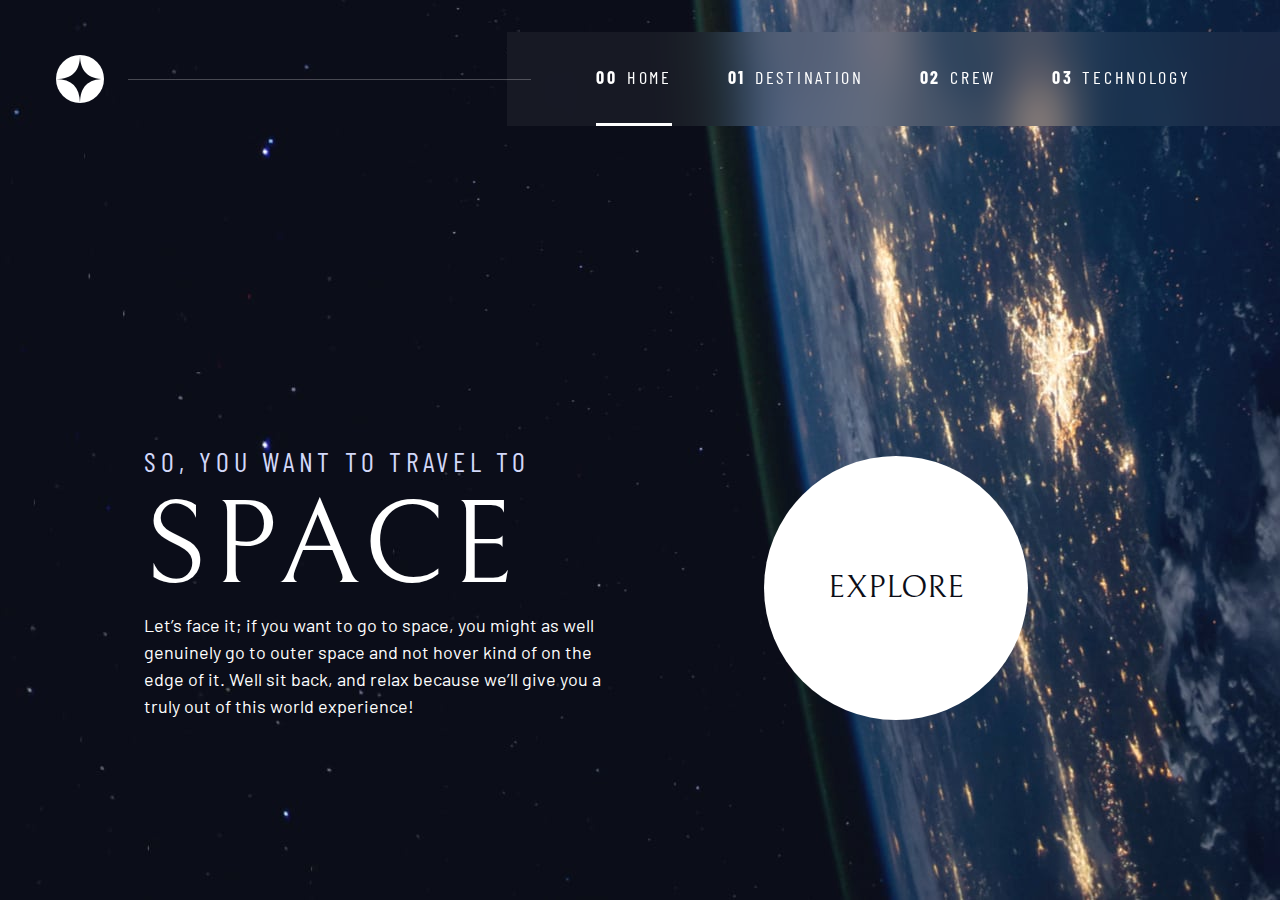
<file: index.html>
<!DOCTYPE html>
<html lang="en">
<head>
  <meta charset="UTF-8">
  <meta name="viewport" content="width=device-width, initial-scale=1.0">

  <link rel="icon" type="image/png" sizes="32x32" href="./assets/favicon-32x32.png">
  <!-- Google fonts -->
  <link rel="preconnect" href="https://fonts.googleapis.com">
  <link rel="preconnect" href="https://fonts.gstatic.com" crossorigin>
  <link href="https://fonts.googleapis.com/css2?family=Barlow+Condensed:wght@400;700&family=Bellefair&family=Barlow:wght@400;700&display=swap" rel="stylesheet">
      
  <!-- Our custom CSS -->
  <link rel="stylesheet" href="index.css">
  <title>Frontend Mentor | Space tourism website</title>

  <script src="index.js" defer></script>
</head>
<body class="home">
  <a class="skip-to-content" href="#main">Skip to Content</a>
  <header class="primary-header flex">
    <div>
      <img src="./assets/shared/logo.svg" alt="space tourism logo" class="logo">
    </div>
    <nav>
      <button class="mobile-nav-toggle" aria-controls="primary-navigation"><span class="sr-only" aria-expanded="false">Menu</span></button>
      <nav>
          <ul id="primary-navigation" data-visible="false" class="primary-navigation underline-indicators flex">
              <li class="active"><a class="ff-sans-cond uppercase text-white letter-spacing-2" href="index.html"><span aria-hidden="true">00</span>Home</a>
              <li><a class="ff-sans-cond uppercase text-white letter-spacing-2" href="destination.html"><span aria-hidden="true">01</span>Destination</a>
              <li><a class="ff-sans-cond uppercase text-white letter-spacing-2" href="crew.html"><span aria-hidden="true">02</span>Crew</a>
              <li><a class="ff-sans-cond uppercase text-white letter-spacing-2" href="technology.html"><span aria-hidden="true">03</span>Technology</a>
          </ul>
      </nav>
  </header>

  <main id="main" class="grid-container grid-container--home">
    <div>
      <h1 class="text-accent fs-500 ff-sans-cond uppercase letter-spacing-1">So, you want to travel to <span class="d-block fs-900 ff-serif text-white">Space</span></h1>
      <p>Let’s face it; if you want to go to space, you might as well genuinely go to outer space and not hover kind of on the edge of it. Well sit back, and relax because we’ll give you a truly out of this world experience! </p>
    </div>
    <div>
      <a href="#" class="large-button uppercase ff-serif text-dark bg-white">Explore</a>
    </div>
  </main>

</body>
</html>
</file>
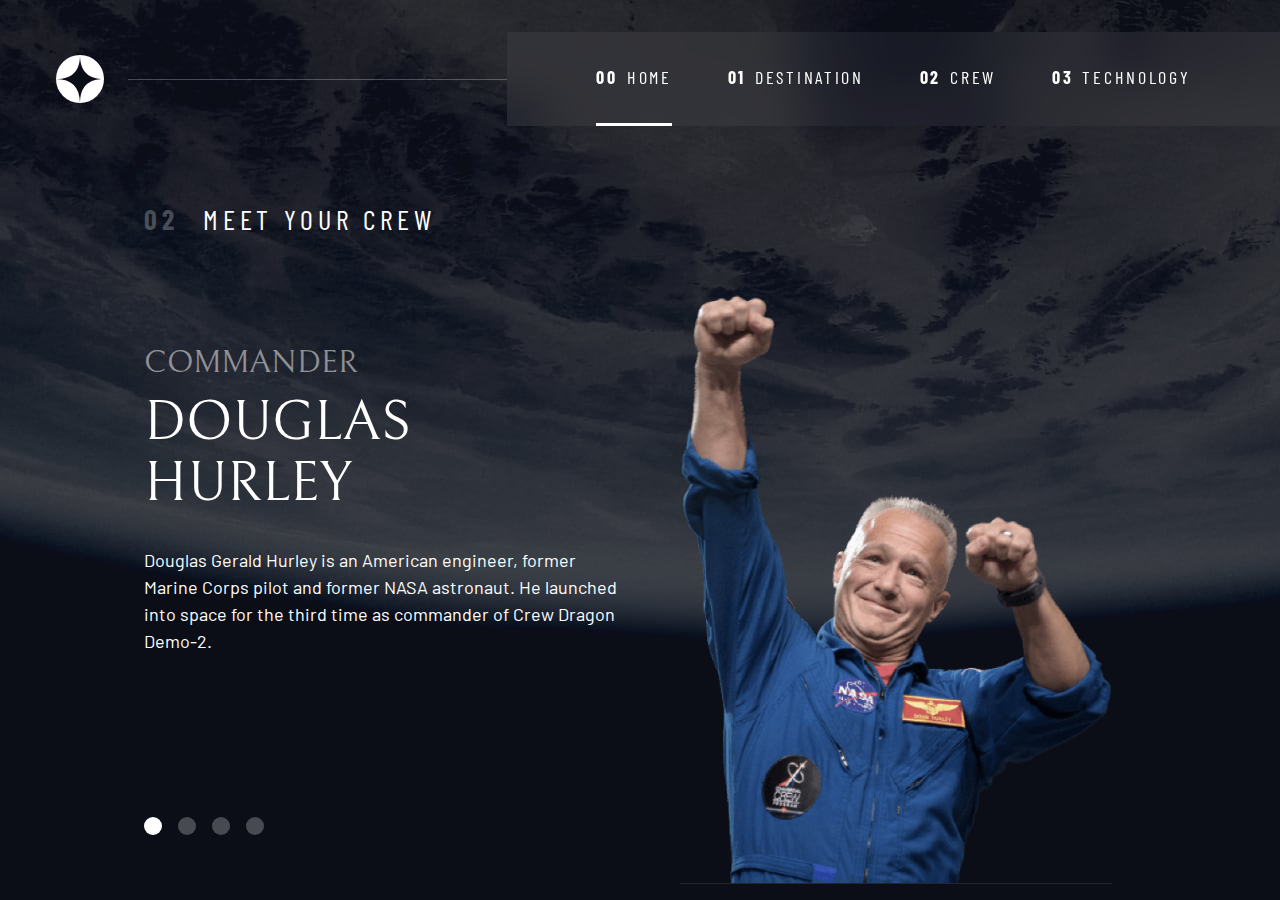
<file: crew-commander.html>
<!DOCTYPE html>
<html lang="en">
<head>
  <meta charset="UTF-8">
  <meta name="viewport" content="width=device-width, initial-scale=1.0">

  <link rel="icon" type="image/png" sizes="32x32" href="./assets/favicon-32x32.png">
  <!-- Google fonts -->
  <link rel="preconnect" href="https://fonts.googleapis.com">
  <link rel="preconnect" href="https://fonts.gstatic.com" crossorigin>
  <link href="https://fonts.googleapis.com/css2?family=Barlow+Condensed:wght@400;700&family=Bellefair&family=Barlow:wght@400;700&display=swap"
      rel="stylesheet">
      
  <!-- Our custom CSS -->
  <link rel="stylesheet" href="index.css">
  <title>Frontend Mentor | Space tourism website</title>
  <script src="index.js" defer></script>
</head>

<body class="crew">
  <a class="skip-to-content" href="#main">Skip to content</a>
  <header class="primary-header flex">
    <div>
      <img src="./assets/shared/logo.svg" alt="space tourism logo" class="logo">
    </div>
    <button class="mobile-nav-toggle" aria-controls="primary-navigation"><span class="sr-only" aria-expanded="false">Menu</span></button>
    <nav>
        <ul id="primary-navigation" data-visible="false" class="primary-navigation underline-indicators flex">
            <li class="active"><a class="ff-sans-cond uppercase text-white letter-spacing-2" href="index.html"><span aria-hidden="true">00</span>Home</a>
            <li><a class="ff-sans-cond uppercase text-white letter-spacing-2" href="destination.html"><span aria-hidden="true">01</span>Destination</a>
            <li><a class="ff-sans-cond uppercase text-white letter-spacing-2" href="crew.html"><span aria-hidden="true">02</span>Crew</a>
            <li><a class="ff-sans-cond uppercase text-white letter-spacing-2" href="technology.html"><span aria-hidden="true">03</span>Technology</a>
        </ul>
    </nav>
  </header>
  
  <main id="main" class="grid-container grid-container--crew flow">
    <h1 class="numbered-title"><span aria-hidden="true">02</span> Meet your crew</h1>
    
    <div class="dot-indicators flex">
      <button aria-selected="true"><span class="sr-only">The commander</span></button>
      <button aria-selected="false"><span class="sr-only">The mission specialist</span></button>
      <button aria-selected="false"><span class="sr-only">The pilot</span></button>
      <button aria-selected="false"><span class="sr-only">The crew engineer</span></button>
    </div>
    
    <article class="crew-details flow">
      <header class="flow flow--space-small">
        <h2 class="fs-600 ff-serif uppercase">Commander</h2>
        <p class="fs-700 uppercase ff-serif">Douglas Hurley</p>
      </header>
      <p>Douglas Gerald Hurley is an American engineer, former Marine Corps pilot 
      and former NASA astronaut. He launched into space for the third time as 
      commander of Crew Dragon Demo-2.</p>
    </article>
    
    <img src="assets/crew/image-douglas-hurley.png" alt="Douglas Hurley">
  </main>
</body>
</html>
</file>
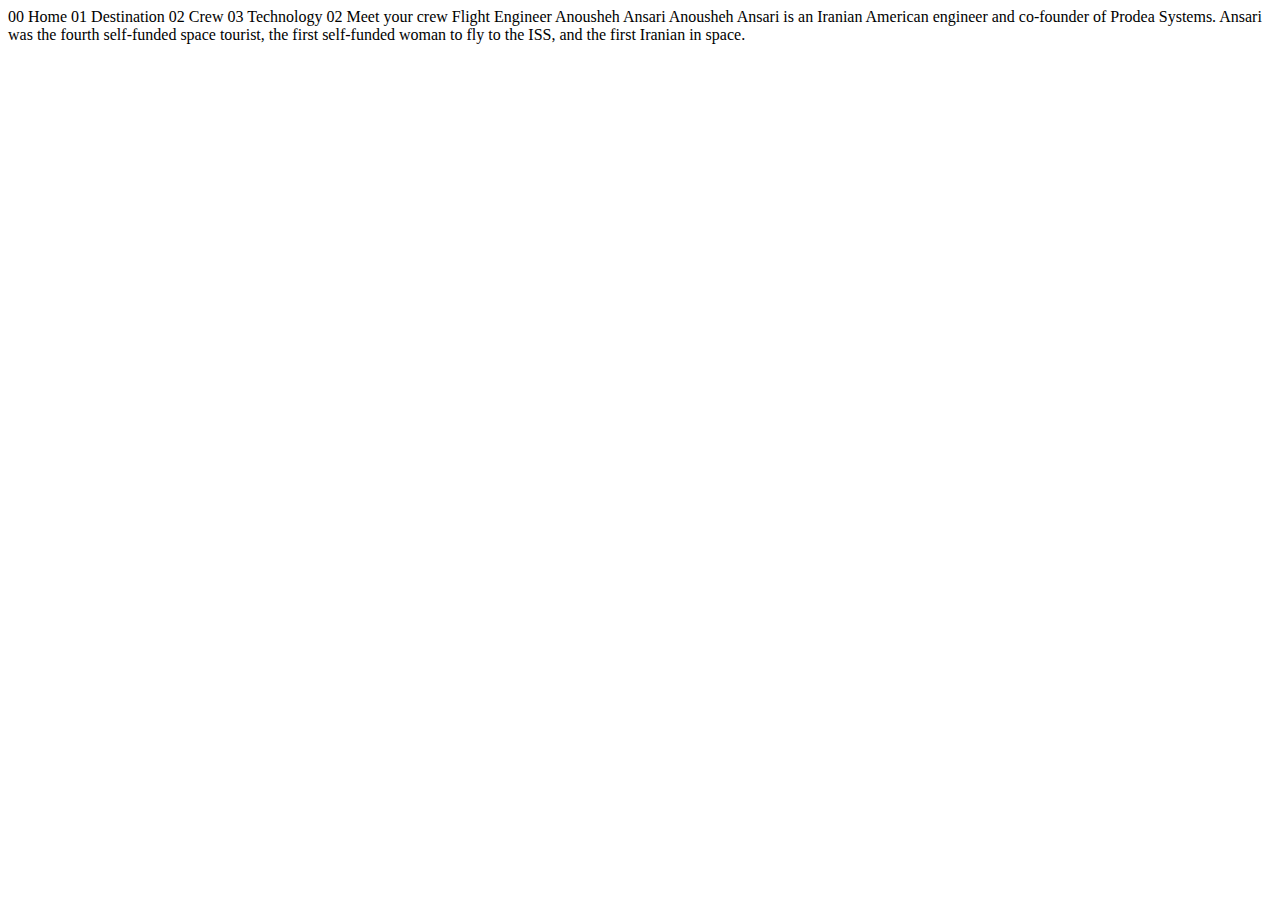
<file: crew-engineer.html>
<!DOCTYPE html>
<html lang="en">
<head>
  <meta charset="UTF-8">
  <meta name="viewport" content="width=device-width, initial-scale=1.0">

  <link rel="icon" type="image/png" sizes="32x32" href="./assets/favicon-32x32.png">
  
  <title>Frontend Mentor | Space tourism website</title>
</head>
<body>

  00 Home
  01 Destination
  02 Crew
  03 Technology

  02 Meet your crew

  Flight Engineer
  Anousheh Ansari

  Anousheh Ansari is an Iranian American engineer and co-founder of Prodea Systems. 
  Ansari was the fourth self-funded space tourist, the first self-funded woman to 
  fly to the ISS, and the first Iranian in space. 
</body>
</html>
</file>
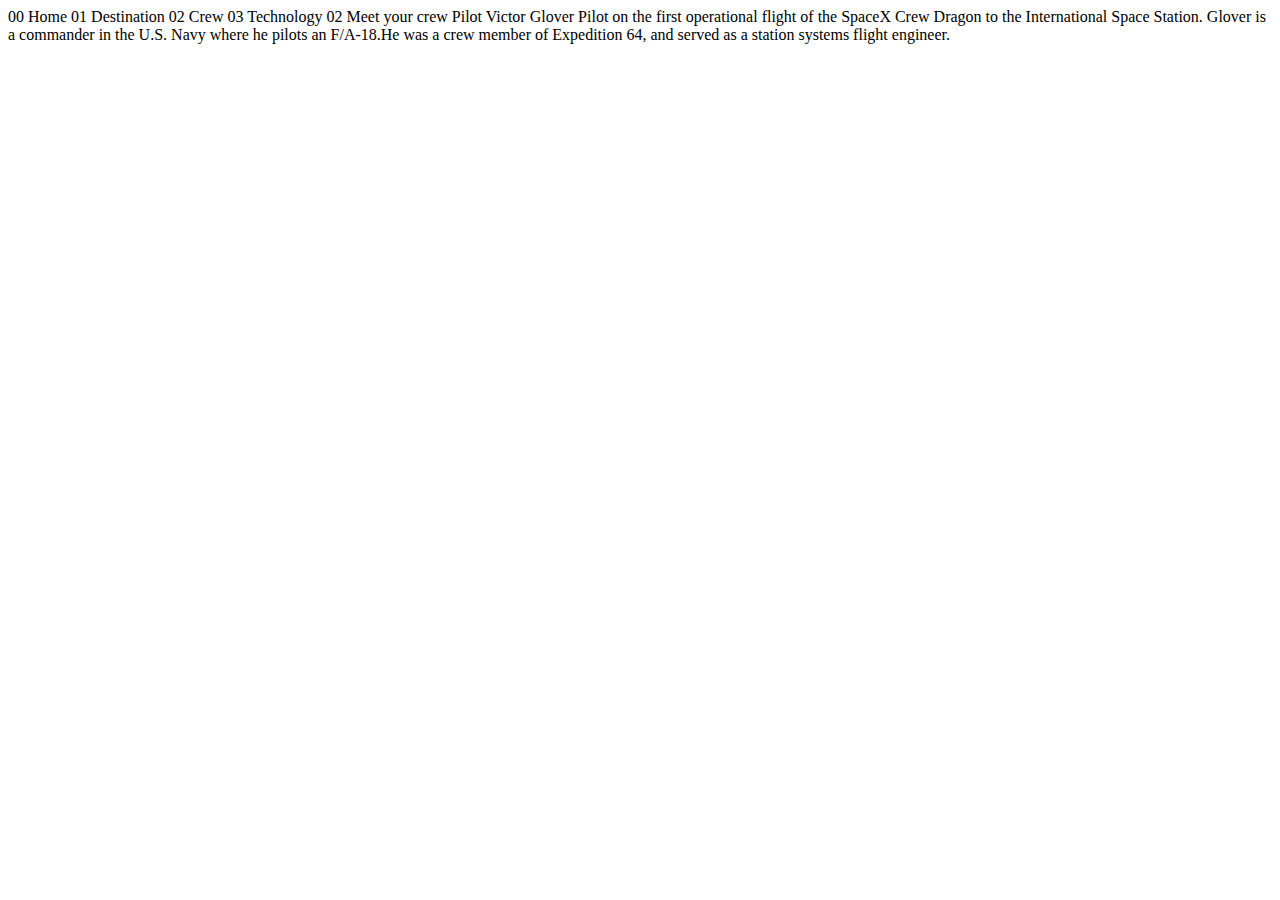
<file: crew-pilot.html>
<!DOCTYPE html>
<html lang="en">
<head>
  <meta charset="UTF-8">
  <meta name="viewport" content="width=device-width, initial-scale=1.0">

  <link rel="icon" type="image/png" sizes="32x32" href="./assets/favicon-32x32.png">
  
  <title>Frontend Mentor | Space tourism website</title>
</head>
<body>

  00 Home
  01 Destination
  02 Crew
  03 Technology

  02 Meet your crew

  Pilot
  Victor Glover

  Pilot on the first operational flight of the SpaceX Crew Dragon to the 
  International Space Station. Glover is a commander in the U.S. Navy where 
  he pilots an F/A-18.He was a crew member of Expedition 64, and served as a 
  station systems flight engineer. 
</body>
</html>
</file>
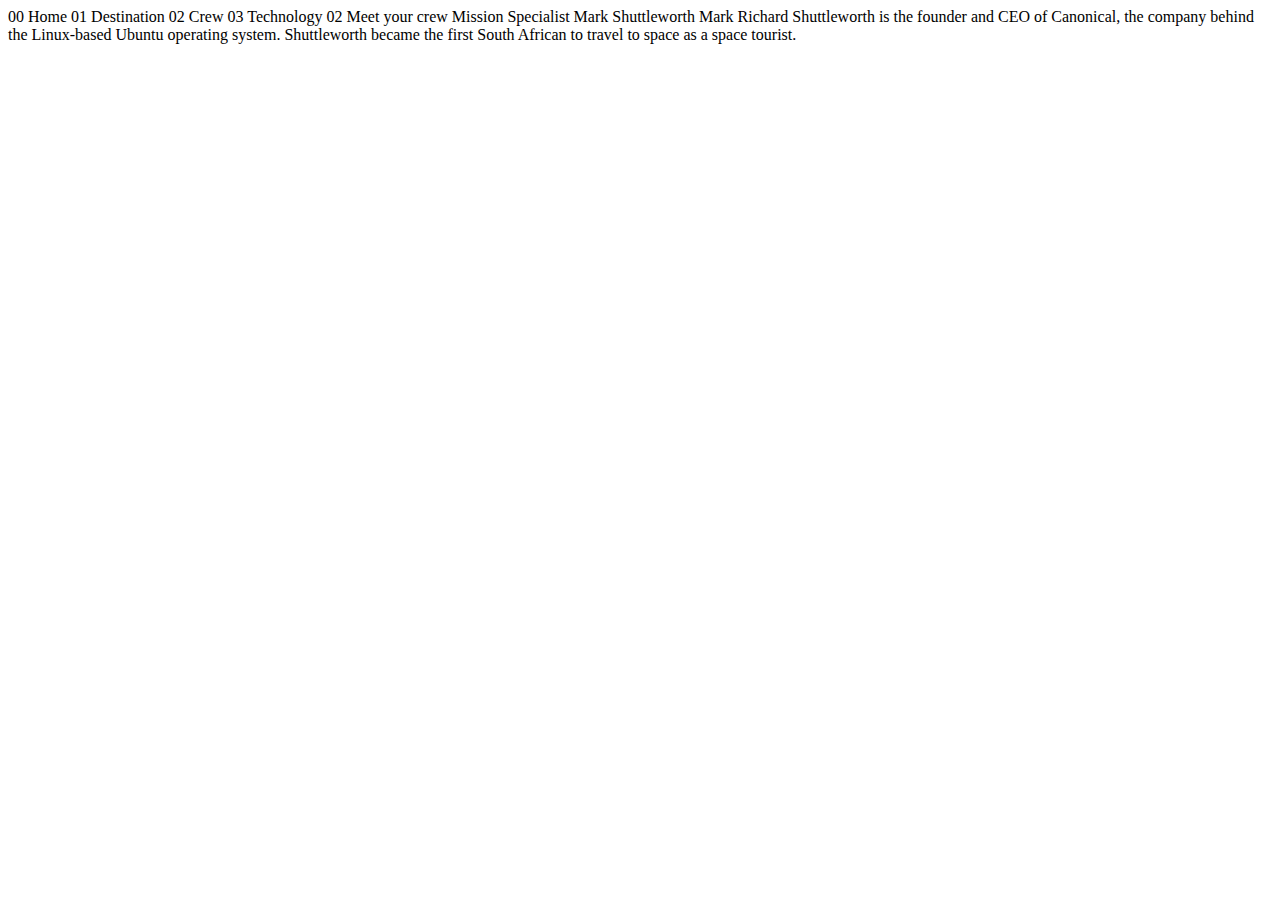
<file: crew-specialist.html>
<!DOCTYPE html>
<html lang="en">
<head>
  <meta charset="UTF-8">
  <meta name="viewport" content="width=device-width, initial-scale=1.0">

  <link rel="icon" type="image/png" sizes="32x32" href="./assets/favicon-32x32.png">
  
  <title>Frontend Mentor | Space tourism website</title>
</head>
<body>

  00 Home
  01 Destination
  02 Crew
  03 Technology

  02 Meet your crew

  Mission Specialist
  Mark Shuttleworth

  Mark Richard Shuttleworth is the founder and CEO of Canonical, the company behind 
  the Linux-based Ubuntu operating system. Shuttleworth became the first South 
  African to travel to space as a space tourist.
</body>
</html>
</file>
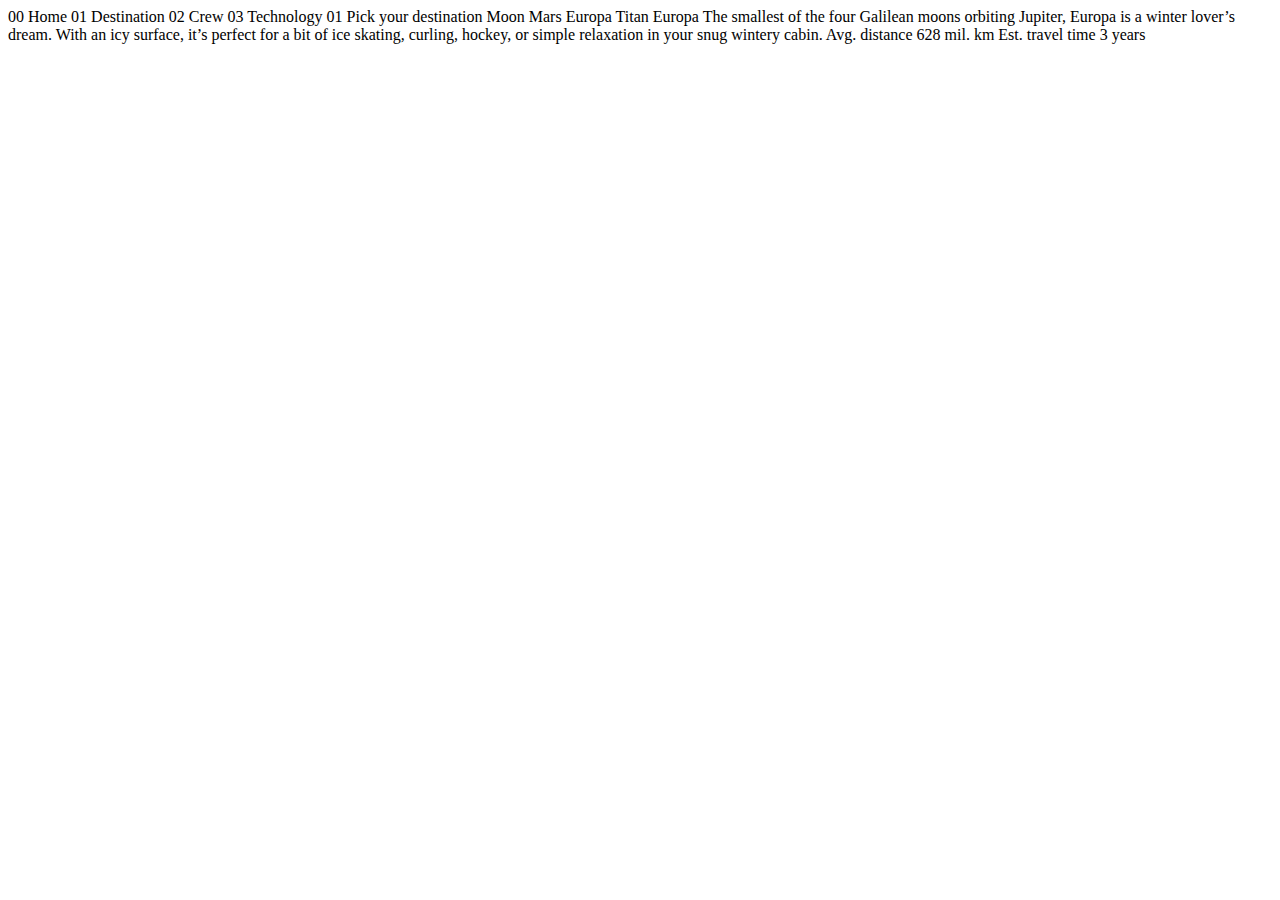
<file: destination-europa.html>
<!DOCTYPE html>
<html lang="en">
<head>
  <meta charset="UTF-8">
  <meta name="viewport" content="width=device-width, initial-scale=1.0">

  <link rel="icon" type="image/png" sizes="32x32" href="./assets/favicon-32x32.png">
  
  <title>Frontend Mentor | Space tourism website</title>
</head>
<body>

  00 Home
  01 Destination
  02 Crew
  03 Technology

  01 Pick your destination

  Moon
  Mars
  Europa
  Titan

  Europa

  The smallest of the four Galilean moons orbiting Jupiter, Europa is a 
  winter lover’s dream. With an icy surface, it’s perfect for a bit of 
  ice skating, curling, hockey, or simple relaxation in your snug 
  wintery cabin.

  Avg. distance
  628 mil. km

  Est. travel time
  3 years
</body>
</html>
</file>
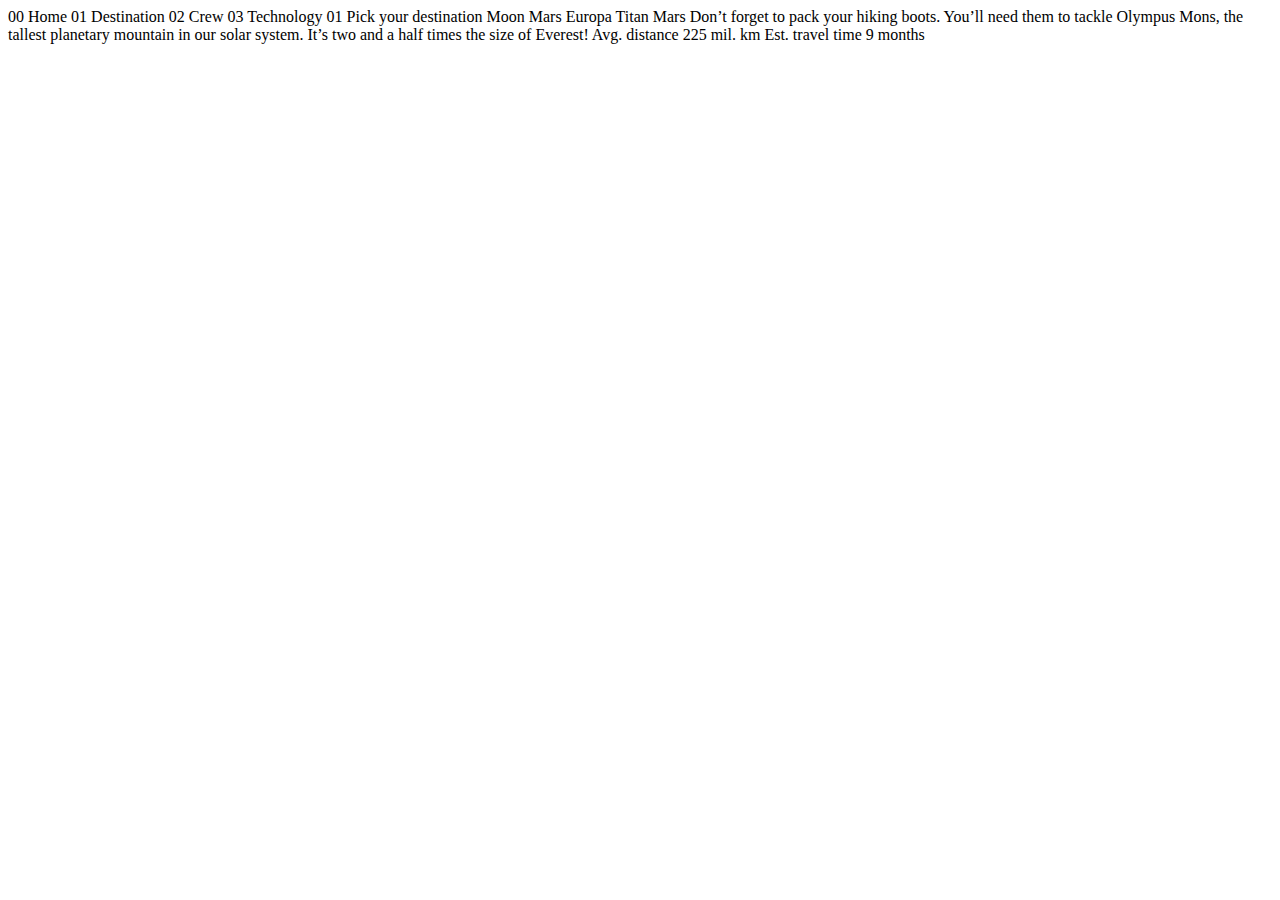
<file: destination-mars.html>
<!DOCTYPE html>
<html lang="en">
<head>
  <meta charset="UTF-8">
  <meta name="viewport" content="width=device-width, initial-scale=1.0">

  <link rel="icon" type="image/png" sizes="32x32" href="./assets/favicon-32x32.png">
  
  <title>Frontend Mentor | Space tourism website</title>
</head>
<body>

  00 Home
  01 Destination
  02 Crew
  03 Technology

  01 Pick your destination

  Moon
  Mars
  Europa
  Titan

  Mars

  Don’t forget to pack your hiking boots. You’ll need them to tackle Olympus Mons, 
  the tallest planetary mountain in our solar system. It’s two and a half times 
  the size of Everest!

  Avg. distance
  225 mil. km

  Est. travel time
  9 months
</body>
</html>
</file>
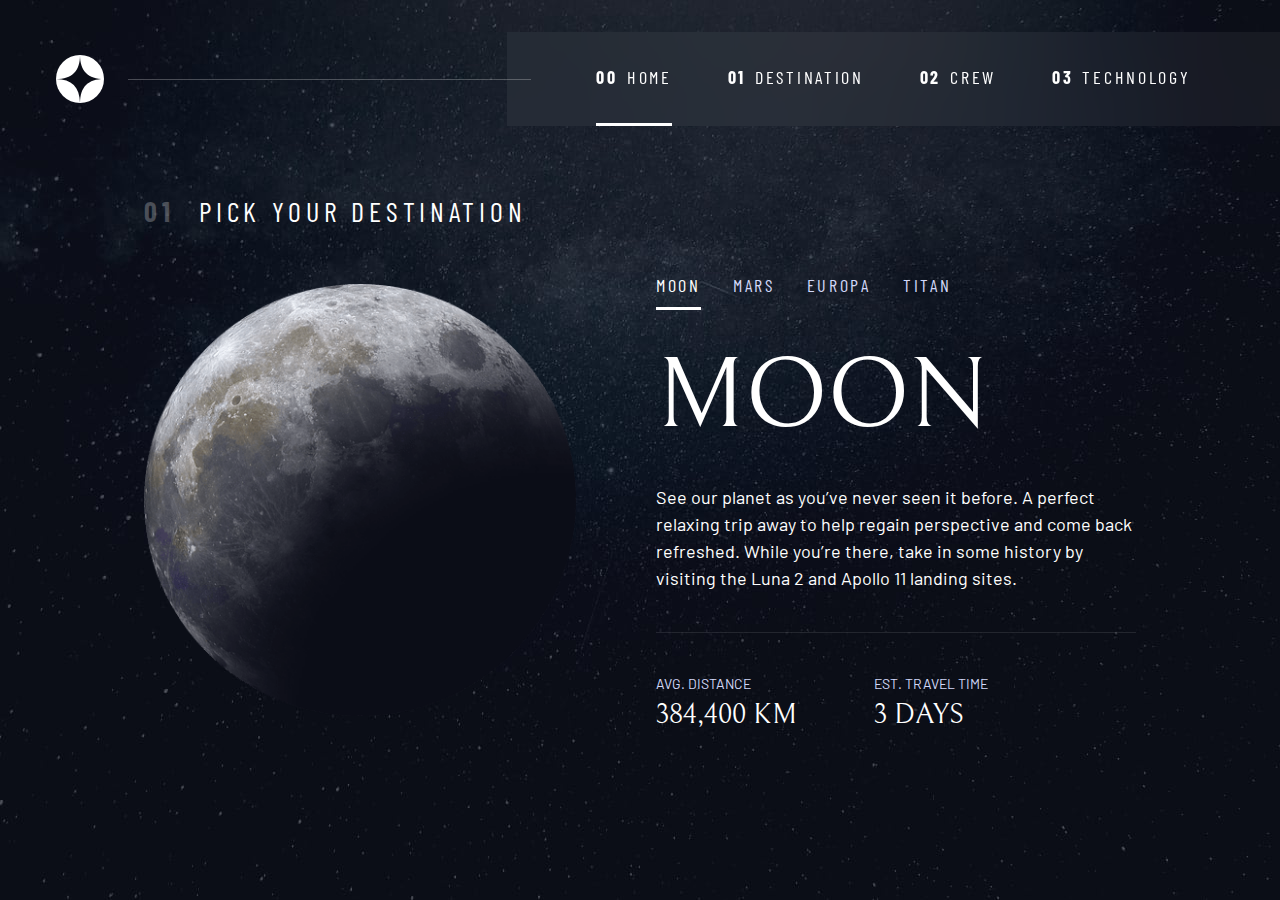
<file: destination-moon.html>
<!DOCTYPE html>
<html lang="en">
<head>
  <meta charset="UTF-8">
  <meta name="viewport" content="width=device-width, initial-scale=1.0">

  <link rel="icon" type="image/png" sizes="32x32" href="./assets/favicon-32x32.png">
  <!-- Google fonts -->
  <link rel="preconnect" href="https://fonts.googleapis.com">
  <link rel="preconnect" href="https://fonts.gstatic.com" crossorigin>
  <link href="https://fonts.googleapis.com/css2?family=Barlow+Condensed:wght@400;700&family=Bellefair&family=Barlow:wght@400;700&display=swap" rel="stylesheet">
      
  <!-- Our custom CSS -->
  <link rel="stylesheet" href="index.css">
  <title>Frontend Mentor | Space tourism website</title>

  <script src="index.js" defer></script>
</head>
<body class="destination">
  <a class="skip-to-content" href="#main">Skip to Content</a>
  <header class="primary-header flex">
    <div>
      <img src="./assets/shared/logo.svg" alt="space tourism logo" class="logo">
    </div>
    <nav>
      <button class="mobile-nav-toggle" aria-controls="primary-navigation"><span class="sr-only" aria-expanded="false">Menu</span></button>
      <nav>
          <ul id="primary-navigation" data-visible="false" class="primary-navigation underline-indicators flex">
              <li class="active"><a class="ff-sans-cond uppercase text-white letter-spacing-2" href="index.html"><span aria-hidden="true">00</span>Home</a>
              <li><a class="ff-sans-cond uppercase text-white letter-spacing-2" href="destination.html"><span aria-hidden="true">01</span>Destination</a>
              <li><a class="ff-sans-cond uppercase text-white letter-spacing-2" href="crew.html"><span aria-hidden="true">02</span>Crew</a>
              <li><a class="ff-sans-cond uppercase text-white letter-spacing-2" href="technology.html"><span aria-hidden="true">03</span>Technology</a>
          </ul>
      </nav>
  </header>

  <main id="main" class="grid-container grid-container--destination flow">
    <h1 class="numbered-title"><span aria-hidden="true">01</span> Pick your destination</h1>

    <img src="assets/destination/image-moon.png" alt="the moon">

    <div class="tab-list underline-indicators flex">
        <button aria-selected="true" class="uppercase ff-sans-cond text-accent letter-spacing-2">Moon</button>
        <button aria-selected="false" class="uppercase ff-sans-cond text-accent letter-spacing-2">Mars</button>
        <button aria-selected="false" class="uppercase ff-sans-cond text-accent letter-spacing-2">Europa</button>
        <button aria-selected="false" class="uppercase ff-sans-cond text-accent letter-spacing-2">Titan</button>
    </div>

    <article class="destination-info flow">
      <h2 class="fs-800 uppercase ff-serif">Moon</h2>

      <p>See our planet as you’ve never seen it before. A perfect relaxing trip away to help 
      regain perspective and come back refreshed. While you’re there, take in some history 
      by visiting the Luna 2 and Apollo 11 landing sites.</p>
      
      <div class="destination-meta flex">
        <div>
          <h3 class="text-accent fs-200 uppercase">Avg. distance</h3>
          <p class="ff-serif uppercase">384,400 km</p>
        </div>
        <div>
          <h3 class="text-accent fs-200 uppercase">Est. travel time</h3>
          <p class="ff-serif uppercase">3 days</p>
        </div>
      </div>
      
    </article>
  </main>

<body>


</body>
</html>
</file>
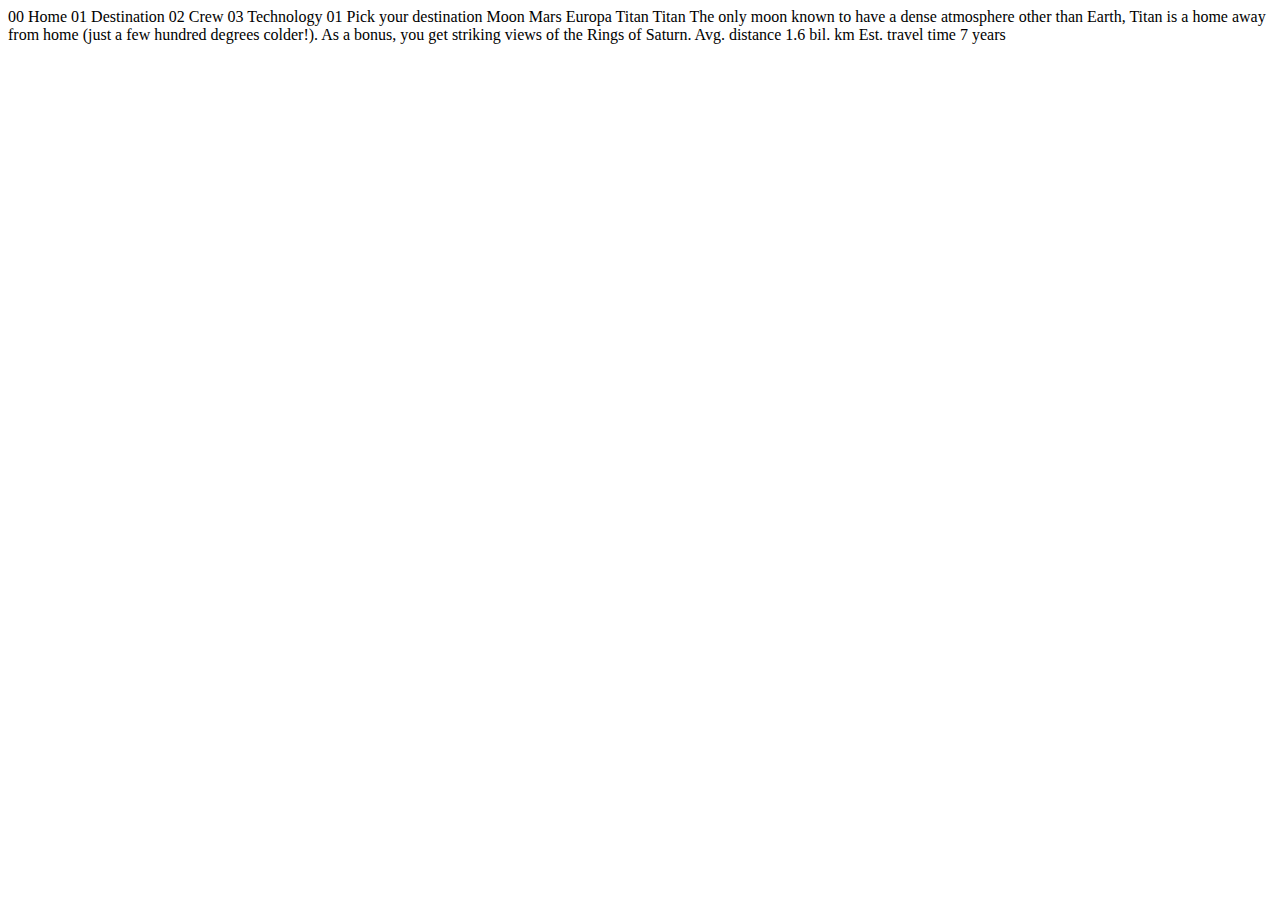
<file: destination-titan.html>
<!DOCTYPE html>
<html lang="en">
<head>
  <meta charset="UTF-8">
  <meta name="viewport" content="width=device-width, initial-scale=1.0">

  <link rel="icon" type="image/png" sizes="32x32" href="./assets/favicon-32x32.png">
  
  <title>Frontend Mentor | Space tourism website</title>
</head>
<body>

  00 Home
  01 Destination
  02 Crew
  03 Technology

  01 Pick your destination

  Moon
  Mars
  Europa
  Titan

  Titan

  The only moon known to have a dense atmosphere other than Earth, Titan 
  is a home away from home (just a few hundred degrees colder!). As a 
  bonus, you get striking views of the Rings of Saturn.

  Avg. distance
  1.6 bil. km

  Est. travel time
  7 years
</body>
</html>
</file>
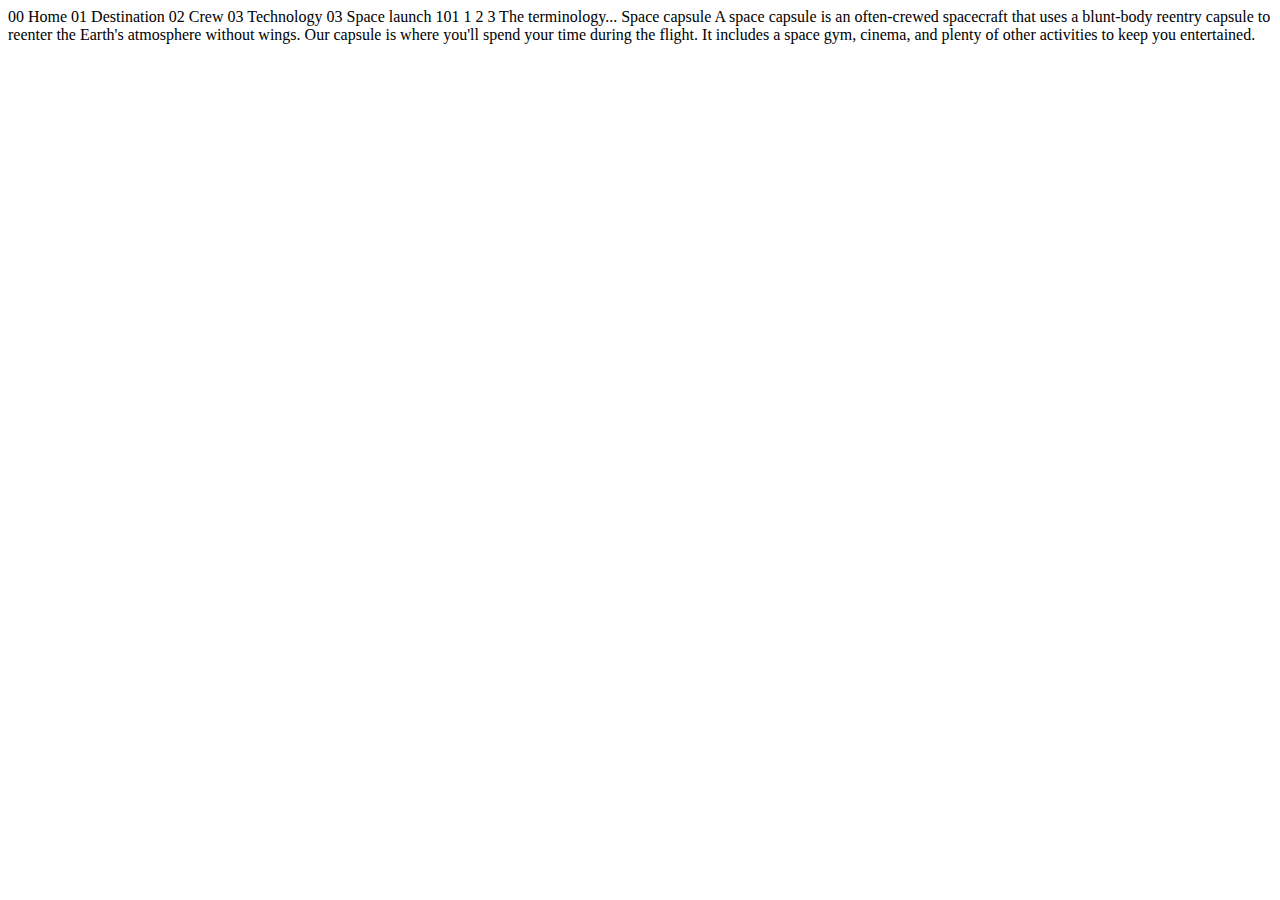
<file: technology-capsule.html>
<!DOCTYPE html>
<html lang="en">
<head>
  <meta charset="UTF-8">
  <meta name="viewport" content="width=device-width, initial-scale=1.0">

  <link rel="icon" type="image/png" sizes="32x32" href="./assets/favicon-32x32.png">
  
  <title>Frontend Mentor | Space tourism website</title>
</head>
<body>

  00 Home
  01 Destination
  02 Crew
  03 Technology

  03 Space launch 101

  1
  2
  3

  The terminology...
  Space capsule

  A space capsule is an often-crewed spacecraft that uses a blunt-body reentry 
  capsule to reenter the Earth's atmosphere without wings. Our capsule is where 
  you'll spend your time during the flight. It includes a space gym, cinema, 
  and plenty of other activities to keep you entertained.
</body>
</html>
</file>
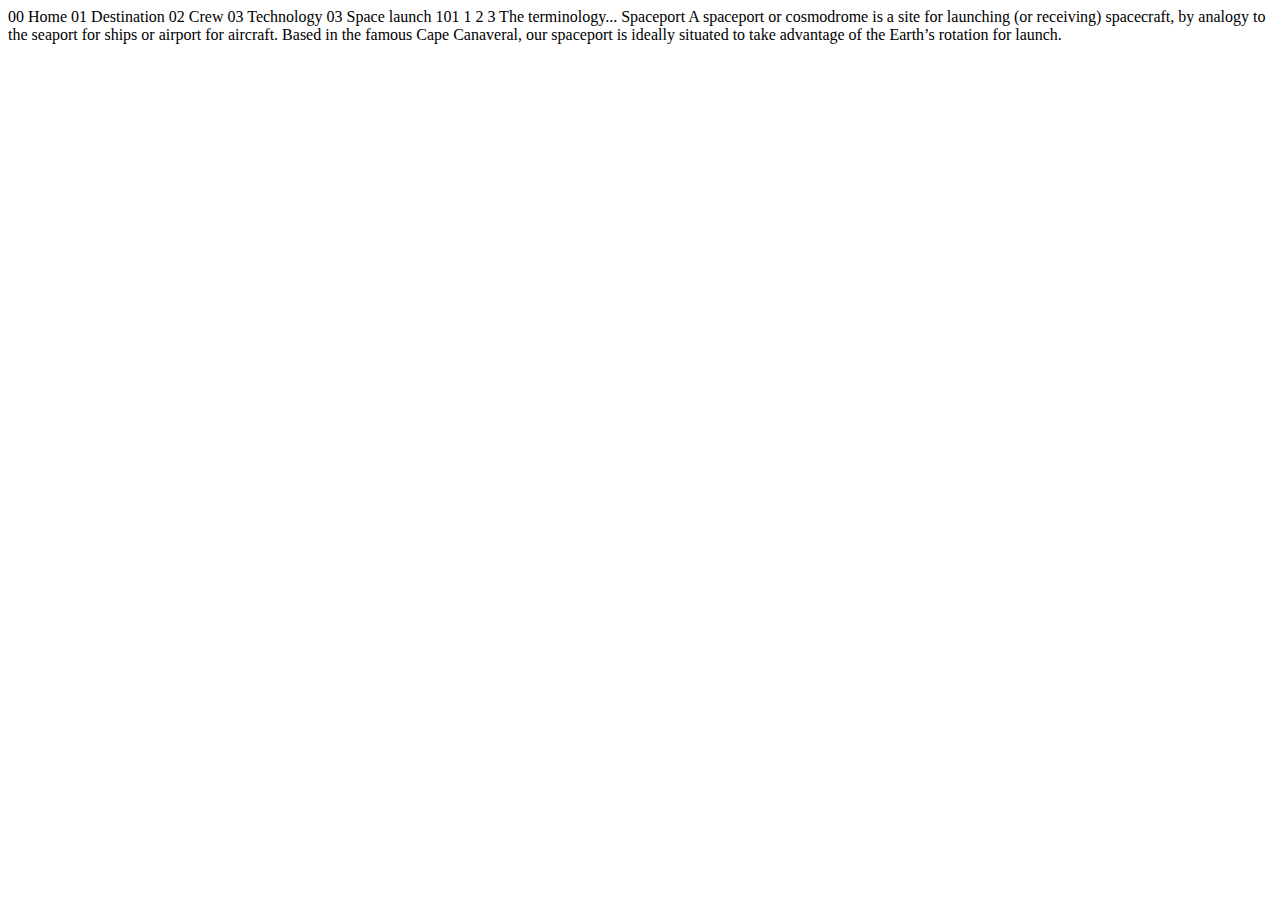
<file: technology-spaceport.html>
<!DOCTYPE html>
<html lang="en">
<head>
  <meta charset="UTF-8">
  <meta name="viewport" content="width=device-width, initial-scale=1.0">

  <link rel="icon" type="image/png" sizes="32x32" href="./assets/favicon-32x32.png">
  
  <title>Frontend Mentor | Space tourism website</title>
</head>
<body>

  00 Home
  01 Destination
  02 Crew
  03 Technology

  03 Space launch 101

  1
  2
  3

  The terminology...
  Spaceport

  A spaceport or cosmodrome is a site for launching (or receiving) spacecraft, 
  by analogy to the seaport for ships or airport for aircraft. Based in the 
  famous Cape Canaveral, our spaceport is ideally situated to take advantage 
  of the Earth’s rotation for launch.
</body>
</html>
</file>
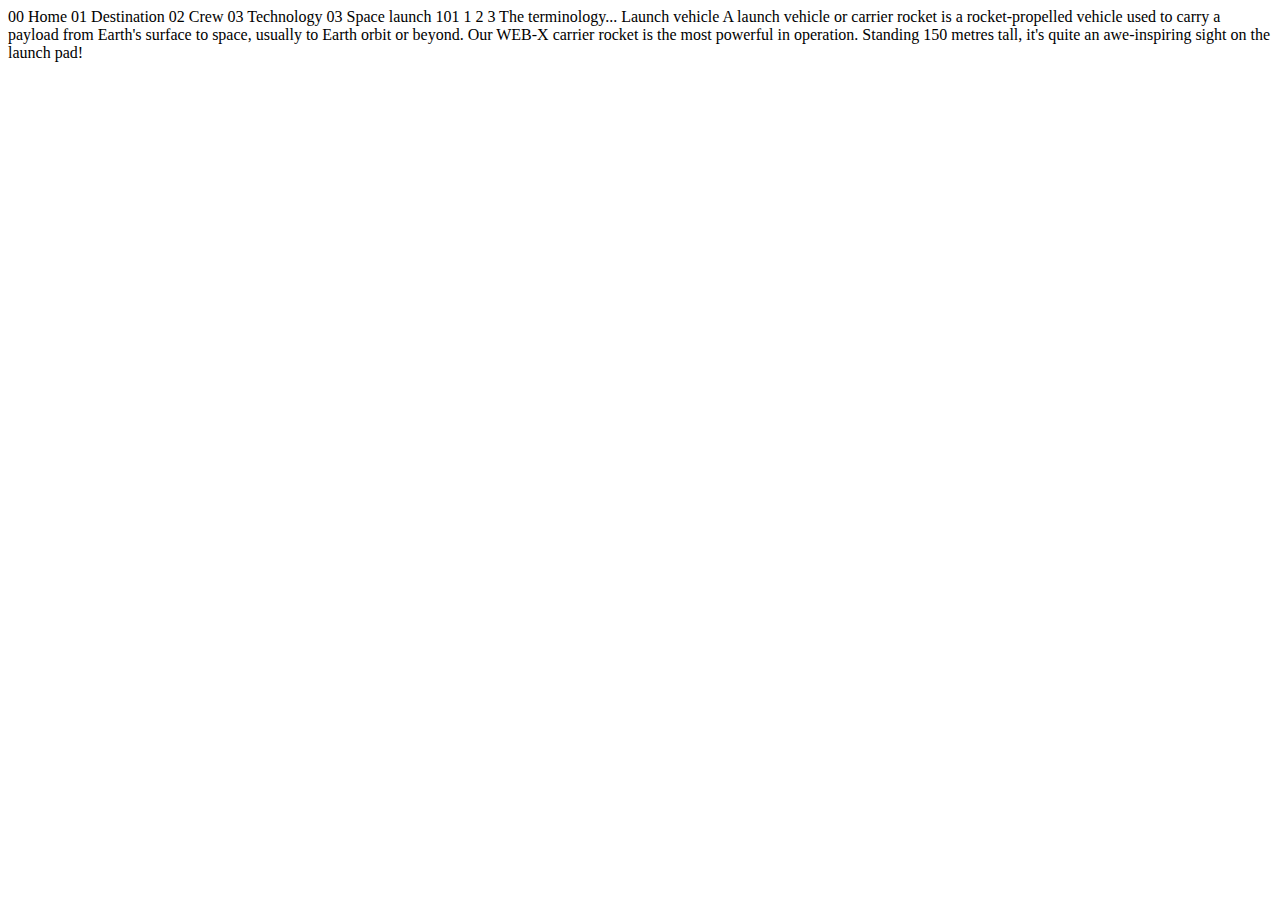
<file: technology-vehicle.html>
<!DOCTYPE html>
<html lang="en">
<head>
  <meta charset="UTF-8">
  <meta name="viewport" content="width=device-width, initial-scale=1.0">

  <link rel="icon" type="image/png" sizes="32x32" href="./assets/favicon-32x32.png">
  
  <title>Frontend Mentor | Space tourism website</title>
</head>
<body>

  00 Home
  01 Destination
  02 Crew
  03 Technology

  03 Space launch 101

  1
  2
  3

  The terminology...
  Launch vehicle

  A launch vehicle or carrier rocket is a rocket-propelled vehicle used to carry a 
  payload from Earth's surface to space, usually to Earth orbit or beyond. Our 
  WEB-X carrier rocket is the most powerful in operation. Standing 150 metres tall, 
  it's quite an awe-inspiring sight on the launch pad!
</body>
</html>
</file>
<file: index.css>
/* ------------------- */
/* Custom properties   */
/* ------------------- */

:root {
    /* colors */
    --clr-dark: 230 35% 7%;
    --clr-light: 231 77% 90%;
    --clr-white: 0 0% 100%;
    
    /* font-sizes */
    --fs-900: clamp(5rem, 8vw + 1rem, 9.375rem);
    --fs-800: 3.5rem;
    --fs-700: 1.5rem;
    --fs-600: 1rem;
    --fs-500: 1rem;
    --fs-400: 0.9375rem;
    --fs-300: 1rem;
    --fs-200: 0.875rem;
    
    /* font-families */
    --ff-serif: "Bellefair", serif;
    --ff-sans-cond: "Barlow Condensed", sans-serif;
    --ff-sans-normal: "Barlow", sans-serif;
}

@media (min-width: 35em) {
    :root {
        --fs-800: 5rem;
        --fs-700: 2.5rem;
        --fs-600: 1.5rem;
        --fs-500: 1.25rem;
        --fs-400: 1rem;
    }
}

@media (min-width: 45em) {
    :root {
        /* font-sizes */
        --fs-800: 6.25rem;
        --fs-700: 3.5rem;
        --fs-600: 2rem;
        --fs-500: 1.75rem;
        --fs-400: 1.125rem;
    }
}


/* ------------------- */
/* Reset               */
/* ------------------- */

/* https://piccalil.li/blog/a-modern-css-reset/ */

/* Box sizing */
*,
*::before,
*::after {
    box-sizing: border-box;
}

/* Reset margins */
body,
h1,
h2,
h3,
h4,
h5,
p,
figure,
picture {
    margin: 0; 
}

h1,
h2,
h3,
h4,
h5,
h6,
p {
    font-weight: 400;
}

/* set up the body */
body {
    font-family: var(--ff-sans-normal);
    font-size: var(--fs-400);
    color: hsl( var(--clr-white) );
    background-color: hsl( var(--clr-dark) );
    line-height: 1.5;
    min-height: 100vh;
    
    display: grid;
    grid-template-rows: min-content 1fr;
    
    overflow-x: hidden;
}

/* make images easier to work with */
img,
picutre {
    max-width: 100%;
    display: block;
}

/* make form elements easier to work with */
input,
button,
textarea,
select {
    font: inherit;
}

/* remove animations for people who've turned them off */
@media (prefers-reduced-motion: reduce) {  
  *,
  *::before,
  *::after {
    animation-duration: 0.01ms !important;
    animation-iteration-count: 1 !important;
    transition-duration: 0.01ms !important;
    scroll-behavior: auto !important;
  }
}


/* ------------------- */
/* Utility classes     */
/* ------------------- */

/* general */

.flex {
    display: flex;
    gap: var(--gap, 1rem);
}

.grid {
    display: grid;
    gap: var(--gap, 1rem);
}

.d-block {
    display: block;
}

.flow > *:where(:not(:first-child)) {
    margin-top: var(--flow-space, 1rem);
}

.flow--space-small {
    --flow-space: .75rem;
}

.container {
    padding-inline: 2em;
    margin-inline: auto;
    max-width: 80rem;
}

.sr-only {
  position: absolute; 
  width: 1px;
  height: 1px;
  padding: 0;
  margin: -1px; 
  overflow: hidden;
  clip: rect(0, 0, 0, 0);
  white-space: nowrap; /* added line */
  border: 0;
}

.skip-to-content {
    position: absolute;
    z-index: 9999;
    background: hsl( var(--clr-white) );
    color: hsl( var(--clr-dark) ); 
    padding: .5em 1em;
    margin-inline: auto;
    transform: translateY(-100%);
    transition: transform 250ms ease-in;
}

.skip-to-content:focus {
    transform: translateY(0);
}

/* colors */

.bg-dark { background-color: hsl( var(--clr-dark) );}
.bg-accent { background-color: hsl( var(--clr-light) );}
.bg-white { background-color: hsl( var(--clr-white) );}

.text-dark { color: hsl( var(--clr-dark) );}
.text-accent { color: hsl( var(--clr-light) );}
.text-white { color: hsl( var(--clr-white) );}

/* typography */

.ff-serif { font-family: var(--ff-serif); } 
.ff-sans-cond { font-family: var(--ff-sans-cond); } 
.ff-sans-normal { font-family: var(--ff-sans-normal); } 

.letter-spacing-1 { letter-spacing: 4.75px; } 
.letter-spacing-2 { letter-spacing: 2.7px; } 
.letter-spacing-3 { letter-spacing: 2.35px; } 

.uppercase { text-transform: uppercase; }

.fs-900 { font-size: var(--fs-900); }
.fs-800 { font-size: var(--fs-800); }
.fs-700 { font-size: var(--fs-700); }
.fs-600 { font-size: var(--fs-600); }
.fs-500 { font-size: var(--fs-500); }
.fs-400 { font-size: var(--fs-400); }
.fs-300 { font-size: var(--fs-300); }
.fs-200 { font-size: var(--fs-200); }

.fs-900,
.fs-800,
.fs-700,
.fs-600 {
    line-height: 1.1;
}

.numbered-title {
    font-family: var(--ff-sans-cond);
    font-size: var(--fs-500);
    text-transform: uppercase;
    letter-spacing: 4.72px; 
}

.numbered-title span {
    margin-right: .5em;
    font-weight: 700;
    color: hsl( var(--clr-white) / .25);
}


/* ------------------- */
/* Compontents         */
/* ------------------- */

.large-button {
    font-size: 2rem;
    position: relative;
    z-index: 1;
    display: inline-grid;
    place-items: center;
    padding: 0 2em;
    border-radius: 50%;
    aspect-ratio: 1;
    text-decoration: none;
}

.large-button::after {
    content: '';
    position: absolute;
    z-index: -1;
    width: 100%;
    height: 100%;
    background: hsl( var(--clr-white) / .1);
    border-radius: 50%;
    opacity: 0;
    transition: opacity 500ms linear, transform 750ms ease-in-out;
}
 
.large-button:hover::after,
.large-button:focus::after {
    opacity: 1;
    transform: scale(1.5);
}

/* primary-header */

.logo {
    margin: 1.5rem clamp(1.5rem, 5vw, 3.5rem);
}

.primary-header {
    justify-content: space-between;
    align-items: center;
}

.primary-navigation {
    --gap: clamp(1.5rem, 5vw, 3.5rem);
    --underline-gap: 2rem;
    list-style: none;
    padding: 0;
    margin: 0;
    background: hsl( var(--clr-white) / 0.05);
    backdrop-filter: blur(1.5rem);
}

.primary-navigation a {
    text-decoration: none;
}

.primary-navigation a > span {
    font-weight: 700;
    margin-right: .5em;
}

.mobile-nav-toggle {
    display: none;
}

@media (max-width: 35rem) {
    .primary-navigation {
        --underline-gap: .5rem;
        position: fixed;
        z-index: 1000;
        inset: 0 0 0 30%;
        list-style: none;
        padding: min(20rem, 15vh) 2rem;
        margin: 0;
        flex-direction: column;
        transform: translateX(100%);
        transition: transform 500ms ease-in-out;
    }
    
    .primary-navigation[data-visible="true"] {
        transform: translateX(0);
    }
    
    .primary-navigation.underline-indicators > .active {
       border: 0;
    }
    
    .mobile-nav-toggle {
        display: block;
        position: absolute;
        z-index: 2000;
        right: 1rem;
        top: 2rem;
        background: transparent;
        background-image: url(./assets/shared/icon-hamburger.svg);
        background-repeat: no-repeat;
        background-position: center;
        width: 1.5rem;
        aspect-ratio: 1;
        border: 0;
    }
    
    .mobile-nav-toggle[aria-expanded="true"] {
        background-image: url(./assets/shared/icon-close.svg);
    }
    
    .mobile-nav-toggle:focus-visible {
        outline: 5px solid white;
        outline-offset: 5px;
    }
    
}

@media (min-width: 35em) {
    .primary-navigation {
        padding-inline: clamp(3rem, 7vw, 7rem);
    }
}

@media (min-width: 35em) and (max-width: 44.999em) {
    .primary-navigation a > span {
        display: none;
    }
}

@media (min-width: 45em) {
    
     .primary-header::after {
         content: '';
         display: block;
         position: relative;
         height: 1px;
         width: 100%;
         margin-right: -2.5rem;
         background: hsl( var(--clr-white) / .25);
         order: 1;
     }
     
    nav {
        order: 2;
    }
    
    .primary-navigation {
        margin-block: 2rem;
    }
    
   
}


.underline-indicators > * {
    cursor: pointer;
    padding: var(--underline-gap, .5rem) 0;
    border: 0;
    border-bottom: .2rem solid hsl( var(--clr-white) / 0 );
    background-color: transparent;
}

.underline-indicators > *:hover,
.underline-indicators > *:focus {
    border-color: hsl( var(--clr-white) / .5);
}

.underline-indicators > .active,
.underline-indicators > [aria-selected="true"] {
    color: hsl( var(--clr-white) / 1);
    border-color: hsl( var(--clr-white) / 1); 
}

.tab-list {
    --gap: 2rem;
}

.dot-indicators > * {
    cursor: pointer;
    border: 0;
    border-radius: 50%;
    padding: .5em;
    background-color: hsl( var(--clr-white) / .25);
}
 
.dot-indicators > *:hover,
.dot-indicators > *:focus { 
    background-color: hsl( var(--clr-white) / .5);
}

.dot-indicators > [aria-selected="true"] {
    background-color: hsl( var(--clr-white) / 1); 
}


/* ----------------------------- */
/* Page specific background      */
/* ----------------------------- */
body {
    background-size: cover;
    background-position: bottom center;
}
/* home */
.home {
    background-image: url(./assets/home/background-home-mobile.jpg);
}

@media (min-width: 35rem) {
    .home {
        background-position: center center;
        background-image: url(./assets/home/background-home-tablet.jpg);
    }
}

@media (min-width: 45rem) {
    .home {
        background-image: url(./assets/home/background-home-desktop.jpg);
    }
} 

/* destination */
.destination {
    background-image: url(./assets/destination/background-destination-mobile.jpg);
}

@media (min-width: 35rem) {
    .destination {
        background-position: center center;
        background-image: url(./assets/destination/background-destination-tablet.jpg);
    }
}

@media (min-width: 45rem) {
    .destination {
        background-image: url(./assets/destination/background-destination-desktop.jpg);
    }
} 

/* crew */
.crew {
    background-image: url(./assets/home/background-crew-mobile.jpg);
}

@media (min-width: 35rem) {
    .crew {
        background-position: center center;
        background-image: url(./assets/crew/background-crew-tablet.jpg);
    }
}

@media (min-width: 45rem) {
    .crew {
        background-image: url(./assets/crew/background-crew-desktop.jpg);
    }
} 

/* ----------------------------- */
/* Layout                        */
/* ----------------------------- */


.grid-container {
    text-align: center;
    display: grid;
    place-items: center;
    padding-inline: 1rem;
    padding-bottom: 4rem;
}

.grid-container p:not([class]) {
    max-width: 50ch;
}

.numbered-title {
    grid-area: title;
}

/* destination layout */

.grid-container--destination {
    --flow-space: 2rem;
    grid-template-areas: 
        'title'
        'image'
        'tabs'
        'content';
}

.grid-container--destination > img {
    grid-area: image;
    max-width: 60%;
}

.grid-container--destination > .tab-list {
    grid-area: tabs;
}

.grid-container--destination > .destination-info {
    grid-area: content;
}

.destination-meta {
    flex-direction: column;
    border-top: 1px solid hsl( var(--clr-white) / .1);
    padding-top: 2.5rem;
    margin-top: 2.5rem;
}

.destination-meta p {
    font-size: 1.75rem;
}

/* crew layout */

.grid-container--crew {
    --flow-space: 2rem;
    grid-template-areas: 
        'title'
        'image'
        'tabs'
        'content';
}

.grid-container--crew > img {
    grid-area: image;
    max-width: 60%;
    border-bottom: 1px solid hsl( var(--clr-white) / .1);
}

.grid-container--crew > .dot-indicators {
    grid-area: tabs;
}

.grid-container--crew > .crew-details {
    grid-area: content;
}

.crew-details h2 {
    color: hsl( var(--clr-white) / .5);
}

@media (min-width: 35em) {
    .numbered-title {
        justify-self: start;
        margin-top: 2rem;
    }
    
    .destination-meta {
        flex-direction: row;
        justify-content: space-evenly;
    }
    
    .grid-container--crew {
        padding-bottom: 0;
        grid-template-areas: 
            'title'
            'content'
            'tabs'
            'image';
    }
    
    
}

@media (min-width: 45em) {
    .grid-container {
        text-align: left;
        column-gap: var(--container-gap, 2rem);
        grid-template-columns: minmax(1rem, 1fr) repeat(2, minmax(0, 30rem)) minmax(1rem, 1fr);
    }
    
    .grid-container--home {
        padding-bottom: max(6rem, 20vh);
        align-items: end;
    }
    
    .grid-container--home > *:first-child {
        grid-column: 2;
    }

    .grid-container--home > *:last-child {
        grid-column: 3;
    }
    
    .grid-container--destination {
        justify-items: start;
        align-content: start;
        grid-template-areas: 
            '. title title .'
            '. image tabs .'
            '. image content .';
    }
    
    .grid-container--destination > img,
    .grid-container--crew > img {
        max-width: 90%;
    }
     
    .destination-meta {
        --gap: min(6vw, 6rem);
        justify-content: start;
    }
    
    .grid-container--crew {
        grid-template-areas: 
            '. title title .'
            '. content image .'
            '. tabs image .';
    }
    
    .grid-container--crew > .dot-indicators {
        justify-self: start;
    }
    
    /* .grid-container--crew > img {
        align-self: end;
    } */

}
</file>
